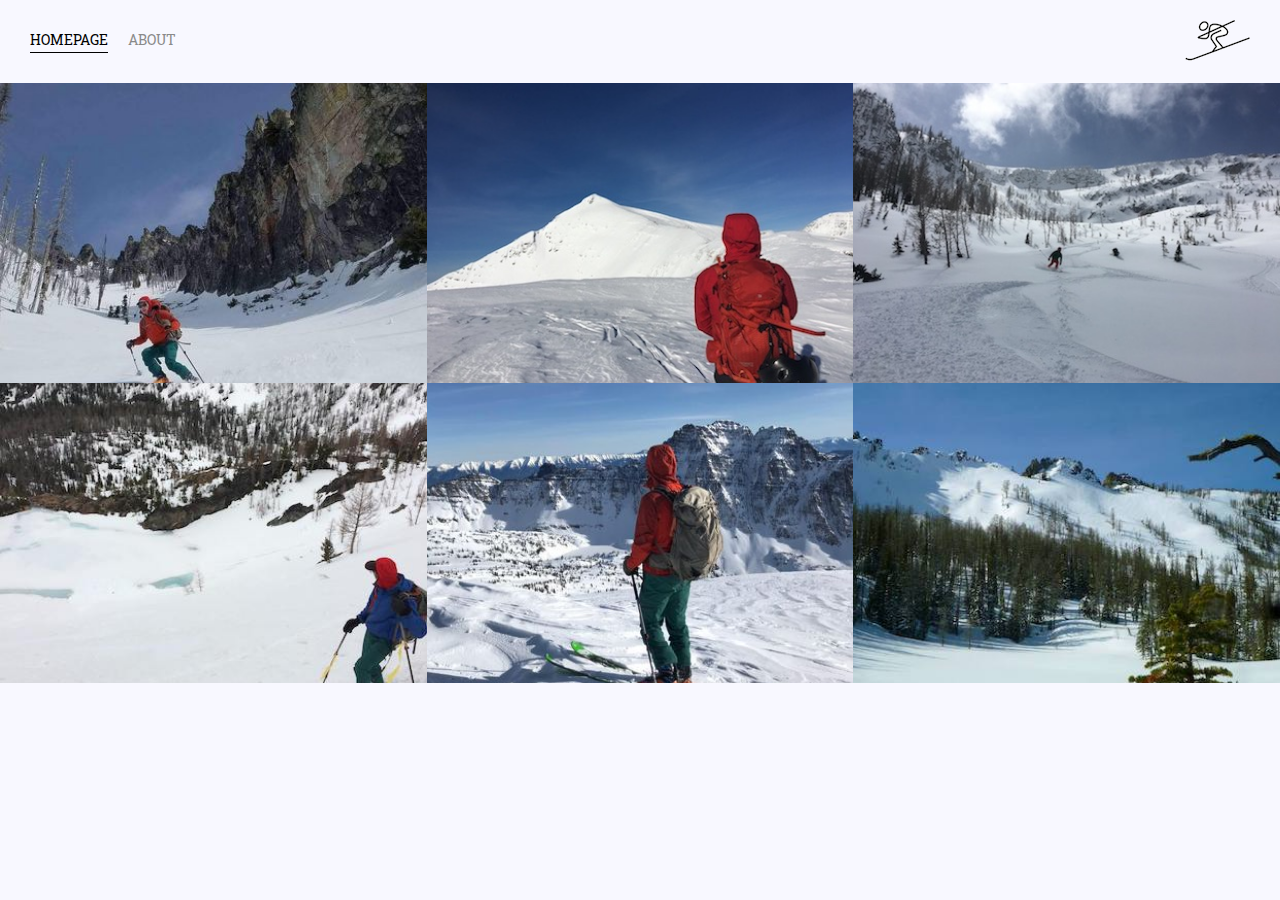
<file: index.html>
<!DOCTYPE html>
<html lang="en">
<head>
    <meta charset="UTF-8">
    <meta http-equiv="X-UA-Compatible" content="IE=edge">
    <meta name="viewport" content="width=device-width, initial-scale=1.0">
    <link rel="preconnect" href="https://fonts.gstatic.com">
    <link href="https://fonts.googleapis.com/css2?family=Roboto+Slab&display=swap" rel="stylesheet">
    <link rel="stylesheet" href="styles.css">
    <title>Homepage</title>
</head>
<body>
    <div class="container"> 
    <!--Navigation Bar-->
        <div class="nav-wrapper">
            <div class="left-side">
                <div class="nav-link-wrapper active-nav-link">
                    <a href="index.html">Homepage</a>
                </div>
                <div class="nav-link-wrapper">
                    <a href="about.html">About</a>
                </div>
            </div>
            <div class="right-side">
                <div class="brand-logo">
                        <img src="/images/home_page_images/ski.logo.transparent.png" alt="ski logo">
                </div>
            </div>

        </div>
        <!--Ski Tour Options-->
        <div class="content-wrapper">
            <div class="portfolio-items-wrapper">
                <div class="portfolio-item-wrapper">
                    <div class="img-portfolio-background" style="background-image:url(/images/home_page_images/Glen_Chutes.jpg)"></div>
                    <div class="imag-text-wrapper">
                        
                        <div class="subtitle">Amazing chute with giant walls on the East Side.

                        </div>
                    </div>
                </div>
                <div class="portfolio-item-wrapper">
                    <div class="img-portfolio-background" style="background-image:url(/images/home_page_images/ESM.JPG)">
                    </div>
                    <div class="imag-text-wrapper">
                        <div class="subtitle">Big day and hard approach, not for the faint of heart.
                        </div>
                    </div>
                </div>
                <div class="portfolio-item-wrapper">
                    <div class="img-portfolio-background" style="background-image:url(/images/home_page_images/gash.JPG)">
                    </div>
                    <div class="imag-text-wrapper">
                        <div class="subtitle">Classic Bitterroot ski tour that has one of the best approaches.
                        </div>
                    </div>
                </div>
                <div class="portfolio-item-wrapper">
                    <div class="img-portfolio-background" style="background-image:url(/images/home_page_images/St_Mary_B-Root.jpg)">
                    </div>
                    <div class="imag-text-wrapper">
                        <div class="subtitle">Great spring skiing objective. Skiing down into unamed lake.
                        </div>
                    </div>
                </div>
                <div class="portfolio-item-wrapper">
                    <div class="img-portfolio-background" style="background-image:url(/images/home_page_images/Grey_Wolf.jpg)">
                    </div>
                    <div class="imag-text-wrapper">
                        <div class="logo-wrapper">
                            <!--<img src="" alt="Grey Wolf"> this allows you to add a logo image, works best if background of logo is transparent.-->
                        </div>
                        <div class="subtitle">Big and intimidating peak with a beautiful Col. down the west face.
                        </div>
                    </div>
                </div>
               
                <div class="portfolio-item-wrapper">
                    <div class="img-portfolio-background" style="background-image:url(/images/home_page_images/glen_tour.jpeg)">
                    </div>
                    <div class="imag-text-wrapper">
                        <div class="logo-wrapper">
                            <!--<img src="" alt="Glen Lake Tour">-->
                        </div>
                        <div class="subtitle">Long approach but well worth the effort for safe skiing at beautiful Glen Lake.
                        </div>
                    </div>
                </div>
            </div>
        </div>
    </div>
</body>
<script>
    const portfolioItems = document.querySelectorAll('.portfolio-item-wrapper')
        portfolioItems.forEach(portfolioItem => {
            portfolioItem.addEventListener('mouseover', () => {
                /*console.log(portfolioItem.childNodes[1].classList); use console.log to help debug*/
                portfolioItem.childNodes[1].classList.add('img-darken');
            })
            portfolioItem.addEventListener('mouseout', () => {
                portfolioItem.childNodes[1].classList.remove('img-darken');
            })
        })
</script>
</html>
</file>
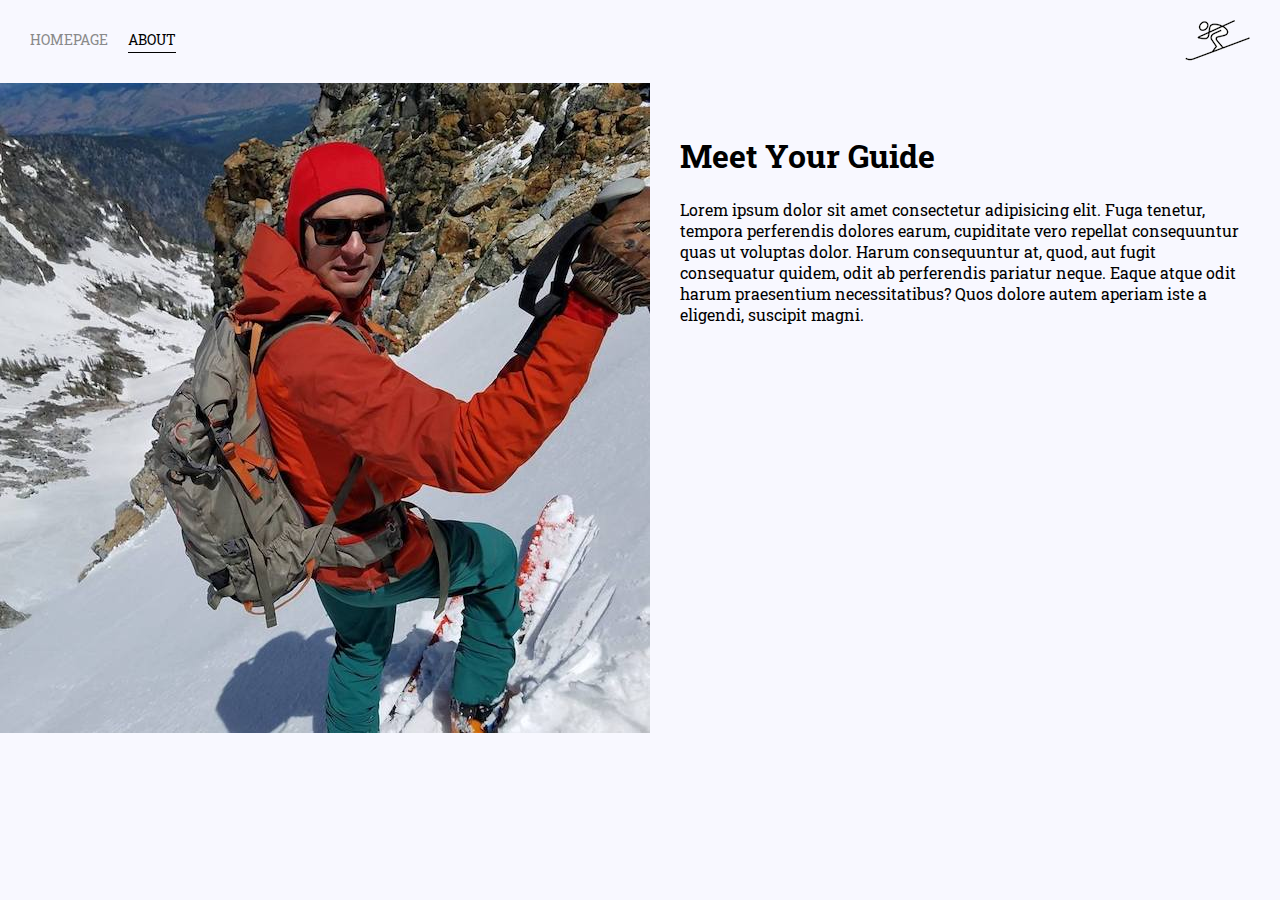
<file: about.html>
<!DOCTYPE html>
<html lang="en">

<head>
    <meta charset="UTF-8">
    <meta http-equiv="X-UA-Compatible" content="IE=edge">
    <meta name="viewport" content="width=device-width, initial-scale=1.0">
    <link rel="preconnect" href="https://fonts.gstatic.com">
    <link href="https://fonts.googleapis.com/css2?family=Roboto+Slab&display=swap" rel="stylesheet">
    <link rel="stylesheet" href="styles.css">
    <title>About</title>
</head>
<body>
    <div class="container">
        <!--Navigation Bar-->
        <a href="top"></a>
        <div class="nav-wrapper">
            <div class="left-side">
                <div class="nav-link-wrapper">
                    <a href="index.html">Homepage</a>
                </div>
                <div class="nav-link-wrapper active-nav-link">
                    <a href="about.html">About</a>
                </div>
            </div>
            <div class="right-side">
                <div class="brand-logo">
                    <img src="/images/home_page_images/ski.logo.transparent.png" alt="ski logo">
                </div>
            </div>
        </div>
        <!--About Section-->
        <div class="content-wrapper">
            <div class="two-column-wrapper">
                <div class="profile-img-wrapper">
                    <img src="/images/About_images/Pete_profile.jpeg" alt="Picture of Pete">
                </div>
                <div class="profile-content-wrapper">
                    <h1>Meet Your Guide</h1>
                    <p>Lorem ipsum dolor sit amet consectetur adipisicing elit. Fuga tenetur, tempora perferendis dolores earum, cupiditate vero repellat consequuntur quas ut voluptas dolor. Harum consequuntur at, quod, aut fugit consequatur quidem, odit ab perferendis pariatur neque. Eaque atque odit harum praesentium necessitatibus? Quos dolore autem aperiam iste a eligendi, suscipit magni.</p>
                </div>
            </div>
        </div>
    <!--<img src="/images/home_page_images/ski_logo.png" alt="ski logo">-->

    <!--<img src="/images/About_images/Pete_guide.jpeg" alt="Photo of Pete">-->
   
   <!--<img src="/images/About_images/k2_guide.jpeg" alt="">-->
   
</body>
</html>
</file>
<file: styles.css>
/* Master Styles */
body {
  background: ghostwhite;
  font-family: "Roboto Slab", Courier;
  margin: 0px;
}
.container {
  display: grid;
  grid-template-columns: 1fr;
}
/*Nav Bar Styles*/
.nav-wrapper {
  display: flex;
  justify-content: space-between;
  /* padding: 30px; moved padding to .left-side to allow .ride-side logo to sit centered */
}

.left-side {
  display: flex;
  padding: 30px;
}

.right-side {
  padding-right: 15px;
}

.nav-wrapper > .left-side > div {
  margin-right: 20px;
  font-size: 0.9em;
  text-transform: uppercase;
}

.nav-link-wrapper {
  height: 22px;
  border-bottom: 1px solid transparent;
  transition: border-bottom 0.5s;
}

.nav-link-wrapper a {
  color: #8a8a8a;
  text-decoration: none;
  transition: color 0.5s;
}

.nav-link-wrapper:hover {
  border-bottom: 1px solid black;
}

.nav-link-wrapper a:hover {
  color: black;
}

.active-nav-link {
  border-bottom: 1px solid black;
}

.active-nav-link a {
  color: black !important;
}
/*Portfolio Styles*/

.portfolio-items-wrapper {
  display: grid;
  grid-template-columns: 1fr 1fr 1fr;
}

.portfolio-item-wrapper {
  position: relative;
}

.img-portfolio-background {
  height: 300px;
  width: 100%;
  background-size: cover;
  background-position: center;
  background-repeat: no-repeat;
}

.imag-text-wrapper {
  position: absolute;
  top: 0;
  display: flex;
  flex-direction: column;
  justify-content: center;
  align-items: center;
  height: 100%;
  text-align: center;
  padding-left: 100px;
  padding-right: 100px;
}

.logo-wrapper {
  width: 50%;
  margin-bottom: 20px;
  background: transparent;
}

.imag-text-wrapper .subtitle {
  transition: 1s;
  font-weight: 600;
  color: transparent;
}

.imag-text-wrapper:hover .subtitle {
  font-weight: 600;
  color: rgb(238, 243, 243);
}

.img-darken {
  transition: 1s;
  filter: brightness(10%);
}
/*About Page Styles*/

.two-column-wrapper {
  display: grid;
  grid-template-columns: 1fr 1fr;
}

.profile-img-wrapper {
  width: 100%;
}

.profile-content-wrapper {
  padding: 30px;
}
</file>
